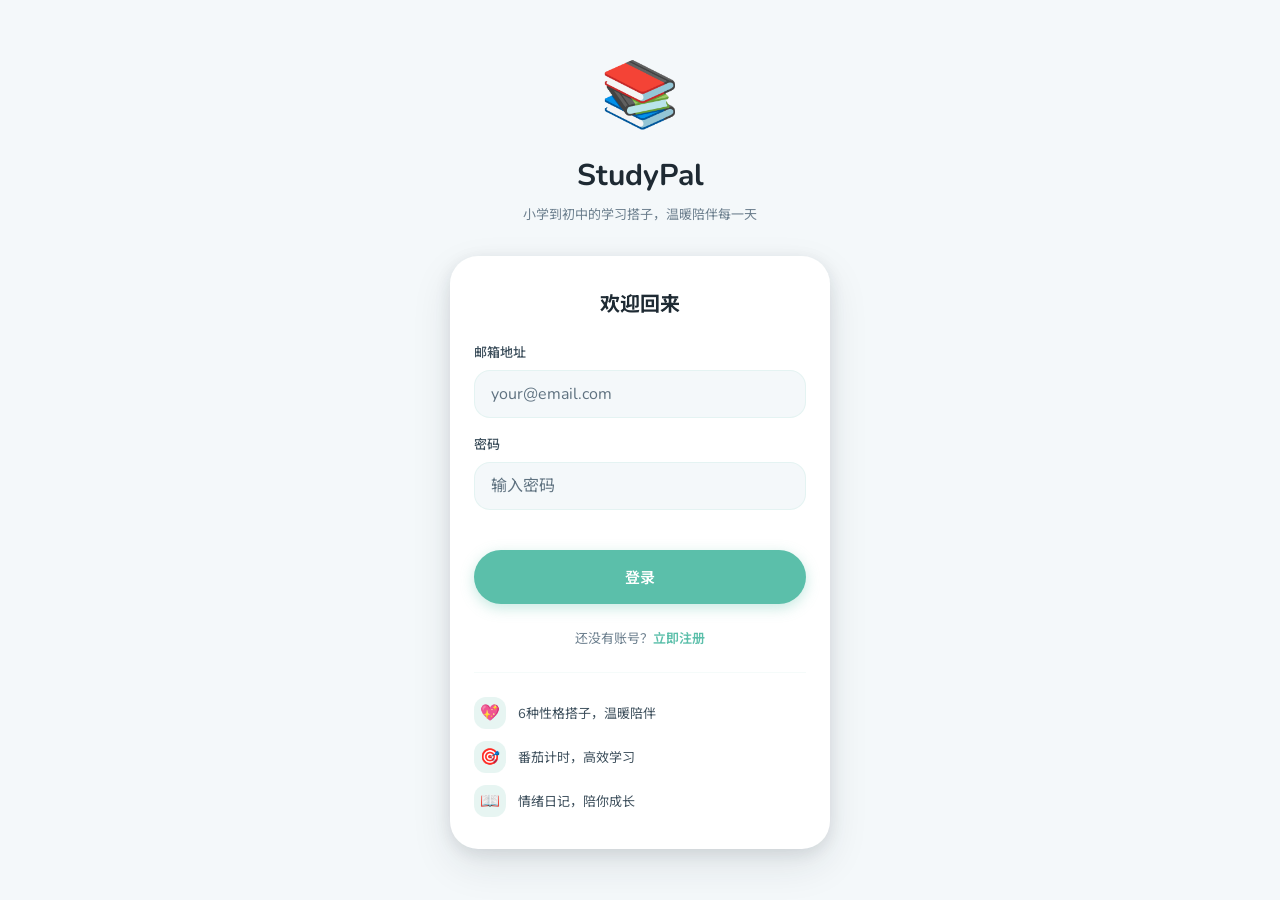
<file: templates/auth/login.html>
<!DOCTYPE html>
<html lang="zh-CN">
<head>
    <meta charset="UTF-8">
    <meta name="viewport" content="width=device-width, initial-scale=1.0, viewport-fit=cover">
    <meta name="theme-color" content="#5BBFAA">
    <title>登录 - StudyPal</title>
    <link rel="preconnect" href="https://fonts.googleapis.com">
    <link href="https://fonts.googleapis.com/css2?family=Nunito:wght@400;500;600;700;800&family=Noto+Sans+SC:wght@400;500;600;700&display=swap" rel="stylesheet">
    <style>
        :root {
            --mint: #5BBFAA;
            --mint-light: #7DD4C2;
            --mint-dark: #4AA894;
            --mint-ghost: rgba(91, 191, 170, 0.15);
            --coral: #FF8C69;
            --sky: #6BAED6;
            --dusk: #B39BC8;
            --bg: #F4F8FA;
            --bg-card: #FFFFFF;
            --bg-soft: #E8F0F2;
            --bg-mist: #EEF4F6;
            --ink: #1E2A33;
            --ink-light: #3D4F5C;
            --ink-muted: #6B7E8D;
            --ink-faint: #5F7280;
            --border: rgba(91, 191, 170, 0.1);
            --border-light: rgba(91, 191, 170, 0.06);
            --shadow-card: 0 2px 8px rgba(30, 42, 51, 0.06), 0 8px 24px rgba(30, 42, 51, 0.08);
            --shadow-float: 0 4px 16px rgba(30, 42, 51, 0.1), 0 16px 40px rgba(30, 42, 51, 0.1);
            --font: 'Nunito', 'Noto Sans SC', -apple-system, sans-serif;
            --text-md: 15px;
            --text-lg: 17px;
            --text-xl: 20px;
            --text-2xl: 24px;
            --text-3xl: 30px;
            --text-sm: 13px;
            --text-xs: 11px;
            --font-normal: 400;
            --font-medium: 500;
            --font-semibold: 600;
            --font-bold: 700;
            --border-radius-sm: 12px;
            --border-radius-md: 16px;
            --border-radius-lg: 20px;
            --border-radius-xl: 28px;
            --border-radius-pill: 999px;
            --gap-2: 8px;
            --gap-3: 12px;
            --gap-4: 16px;
            --gap-5: 20px;
            --gap-6: 24px;
            --gap-8: 32px;
            --gap-10: 40px;
            --ease-out: cubic-bezier(0.22, 1, 0.36, 1);
            --ease-spring: cubic-bezier(0.22, 1, 0.36, 1);
            --duration-fast: 150ms;
            --duration-normal: 250ms;
        }

        *, *::before, *::after { box-sizing: border-box; margin: 0; padding: 0; }
        html { font-size: 16px; }
        body {
            font-family: var(--font);
            background: var(--bg);
            min-height: 100vh;
            display: flex;
            align-items: center;
            justify-content: center;
            padding: 20px;
            color: var(--ink);
        }

        .login-wrap {
            width: 100%;
            max-width: 380px;
            animation: slideUp 0.5s var(--ease-out);
        }

        @keyframes slideUp {
            from { opacity: 0; transform: translateY(20px); }
            to { opacity: 1; transform: translateY(0); }
        }

        .login-logo {
            text-align: center;
            margin-bottom: var(--gap-8);
        }

        .login-logo-icon {
            font-size: 64px;
            display: block;
            margin-bottom: var(--gap-4);
        }

        .login-logo-title {
            font-size: var(--text-3xl);
            font-weight: var(--font-bold);
            color: var(--ink);
        }

        .login-logo-sub {
            font-size: var(--text-sm);
            color: var(--ink-muted);
            margin-top: var(--gap-2);
        }

        .login-card {
            background: var(--bg-card);
            border-radius: var(--border-radius-xl);
            box-shadow: var(--shadow-float);
            padding: var(--gap-8) var(--gap-6);
        }

        .login-title {
            font-size: var(--text-xl);
            font-weight: var(--font-bold);
            color: var(--ink);
            margin-bottom: var(--gap-6);
            text-align: center;
        }

        .input-group {
            margin-bottom: var(--gap-4);
        }

        .input-label {
            display: block;
            font-size: var(--text-sm);
            font-weight: var(--font-medium);
            color: var(--ink-light);
            margin-bottom: var(--gap-2);
        }

        .input {
            width: 100%;
            padding: var(--gap-3) var(--gap-4);
            background: var(--bg);
            border: 1.5px solid var(--border);
            border-radius: var(--border-radius-md);
            font-size: 16px;
            font-family: var(--font);
            color: var(--ink);
            transition: border-color var(--duration-fast) var(--ease-out),
                        box-shadow var(--duration-fast) var(--ease-out);
        }

        .input:focus {
            border-color: var(--mint);
            box-shadow: 0 0 0 3px var(--mint-ghost);
        }

        .input:focus-visible {
            outline: 2px solid var(--mint-dark);
            outline-offset: 2px;
        }

        .input::placeholder { color: var(--ink-faint); }

        .btn-primary {
            width: 100%;
            padding: var(--gap-4);
            background: var(--mint);
            color: white;
            border: none;
            border-radius: var(--border-radius-pill);
            font-size: var(--text-md);
            font-weight: var(--font-semibold);
            font-family: var(--font);
            cursor: pointer;
            box-shadow: 0 4px 14px rgba(91, 191, 170, 0.35);
            transition: background-color var(--duration-fast) var(--ease-out),
                        box-shadow var(--duration-fast) var(--ease-out),
                        transform var(--duration-fast) var(--ease-out);
            margin-top: var(--gap-6);
        }

        .btn-primary:hover {
            background: var(--mint-dark);
            box-shadow: 0 6px 20px rgba(91, 191, 170, 0.4);
            transform: translateY(-1px);
        }

        .btn-primary:active {
            transform: scale(0.98) translateY(0);
        }

        .btn-primary:disabled {
            opacity: 0.6;
            cursor: not-allowed;
            transform: none;
        }

        .error-msg {
            background: rgba(255, 140, 105, 0.1);
            color: #B23A2E;
            padding: var(--gap-3) var(--gap-4);
            border-radius: var(--border-radius-md);
            font-size: var(--text-sm);
            margin-bottom: var(--gap-4);
            display: none;
            text-align: center;
            border: 1px solid rgba(255, 140, 105, 0.2);
        }

        .error-msg.show { display: block; }

        .login-divider {
            display: flex;
            align-items: center;
            gap: var(--gap-3);
            margin: var(--gap-6) 0;
        }

        .login-divider::before,
        .login-divider::after {
            content: '';
            flex: 1;
            height: 1px;
            background: var(--border-light);
        }

        .login-divider span {
            font-size: var(--text-xs);
            color: var(--ink-faint);
            font-weight: var(--font-medium);
        }

        .login-footer {
            text-align: center;
            margin-top: var(--gap-6);
            font-size: var(--text-sm);
            color: var(--ink-muted);
        }

        .login-footer a {
            color: var(--mint);
            font-weight: var(--font-semibold);
            text-decoration: none;
        }

        .login-footer a:hover {
            color: var(--mint-dark);
        }

        .demo-hint {
            text-align: center;
            margin-top: var(--gap-4);
            padding: var(--gap-3);
            background: var(--bg-soft);
            border-radius: var(--border-radius-md);
            font-size: var(--text-xs);
            color: var(--ink-muted);
        }

        .demo-hint strong {
            color: var(--mint-dark);
        }

        /* Feature highlights */
        .feature-list {
            display: flex;
            flex-direction: column;
            gap: var(--gap-3);
            margin-top: var(--gap-6);
            padding-top: var(--gap-6);
            border-top: 1px solid var(--border-light);
        }

        .feature-item {
            display: flex;
            align-items: center;
            gap: var(--gap-3);
            font-size: var(--text-sm);
            color: var(--ink-light);
        }

        .feature-icon {
            width: 32px;
            height: 32px;
            border-radius: var(--border-radius-sm);
            background: var(--mint-ghost);
            display: flex;
            align-items: center;
            justify-content: center;
            font-size: 16px;
            flex-shrink: 0;
        }
        @media (prefers-reduced-motion: reduce) {
            *, *::before, *::after {
                animation-duration: 0.001ms !important;
                animation-iteration-count: 1 !important;
                transition-duration: 0.001ms !important;
                scroll-behavior: auto !important;
            }
        }
    </style>
</head>
<body>
    <div class="login-wrap">
        <div class="login-logo">
            <span class="login-logo-icon">&#128218;</span>
            <h1 class="login-logo-title">StudyPal</h1>
            <p class="login-logo-sub">小学到初中的学习搭子，温暖陪伴每一天</p>
        </div>

        <div class="login-card">
            <h2 class="login-title">欢迎回来</h2>

            <div class="error-msg" id="error-msg"></div>

            <form id="login-form">
                <div class="input-group">
                    <label class="input-label" for="email">邮箱地址</label>
                    <input type="email" id="email" class="input" placeholder="your@email.com" required autocomplete="email">
                </div>

                <div class="input-group">
                    <label class="input-label" for="password">密码</label>
                    <input type="password" id="password" class="input" placeholder="输入密码" required autocomplete="current-password">
                </div>

                <button type="submit" class="btn-primary" id="submit-btn">
                    登录
                </button>
            </form>

            <div class="login-footer">
                还没有账号？<a href="/register">立即注册</a>
            </div>

            <div class="feature-list">
                <div class="feature-item">
                    <div class="feature-icon">&#128150;</div>
                    <span>6种性格搭子，温暖陪伴</span>
                </div>
                <div class="feature-item">
                    <div class="feature-icon">&#127919;</div>
                    <span>番茄计时，高效学习</span>
                </div>
                <div class="feature-item">
                    <div class="feature-icon">&#128214;</div>
                    <span>情绪日记，陪你成长</span>
                </div>
            </div>
        </div>
    </div>

    <script>
        const form = document.getElementById('login-form');
        const errorMsg = document.getElementById('error-msg');
        const submitBtn = document.getElementById('submit-btn');

        // 自动登录检查
        const savedToken = localStorage.getItem('token');
        if (savedToken) {
            fetch('/api/auth/me', {
                headers: { 'Authorization': `Bearer ${savedToken}` }
            }).then(r => r.json()).then(data => {
                if (data.success) {
                    window.location.href = '/';
                }
            }).catch(() => {});
        }

        function showError(msg) {
            errorMsg.textContent = msg;
            errorMsg.classList.add('show');
        }

        function hideError() {
            errorMsg.classList.remove('show');
        }

        form.addEventListener('submit', async (e) => {
            e.preventDefault();
            hideError();
            submitBtn.disabled = true;
            submitBtn.textContent = '登录中...';

            const email = document.getElementById('email').value.trim();
            const password = document.getElementById('password').value;

            try {
                const res = await fetch('/api/auth/login', {
                    method: 'POST',
                    headers: { 'Content-Type': 'application/json' },
                    body: JSON.stringify({ email, password })
                });
                const data = await res.json();

                if (data.success) {
                    localStorage.setItem('token', data.token);
                    localStorage.setItem('user', JSON.stringify(data.user));
                    submitBtn.textContent = '登录成功！';
                    setTimeout(() => window.location.href = '/', 400);
                } else {
                    showError(data.error || '登录失败，请检查邮箱和密码');
                    submitBtn.textContent = '登录';
                }
            } catch (err) {
                showError('网络连接失败，请检查网络后重试');
                submitBtn.textContent = '登录';
            } finally {
                submitBtn.disabled = false;
            }
        });
    </script>
</body>
</html>
</file>
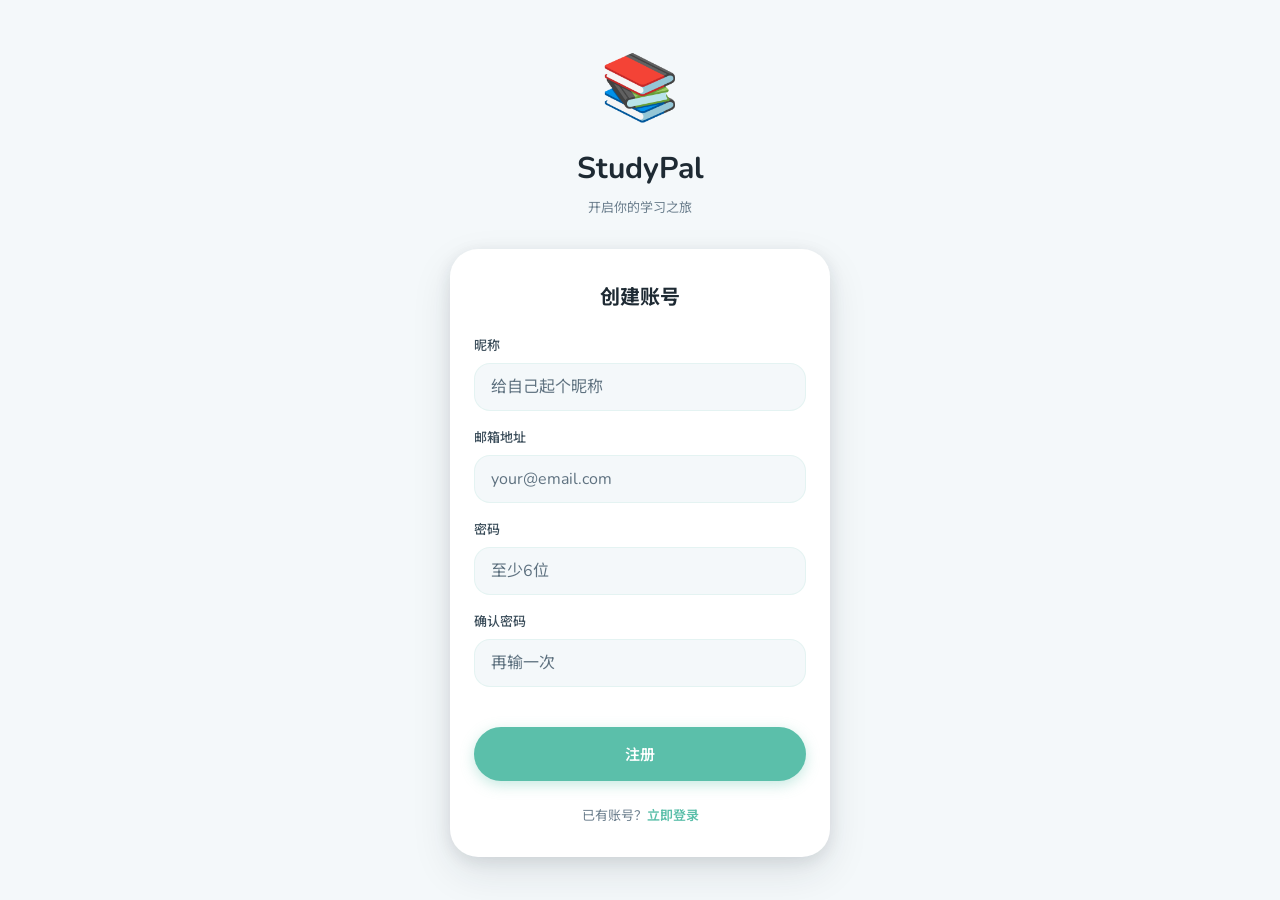
<file: templates/auth/register.html>
<!DOCTYPE html>
<html lang="zh-CN">
<head>
    <meta charset="UTF-8">
    <meta name="viewport" content="width=device-width, initial-scale=1.0, viewport-fit=cover">
    <meta name="theme-color" content="#5BBFAA">
    <title>注册 - StudyPal</title>
    <link rel="preconnect" href="https://fonts.googleapis.com">
    <link href="https://fonts.googleapis.com/css2?family=Nunito:wght@400;500;600;700;800&family=Noto+Sans+SC:wght@400;500;600;700&display=swap" rel="stylesheet">
    <style>
        :root {
            --mint: #5BBFAA;
            --mint-light: #7DD4C2;
            --mint-dark: #4AA894;
            --mint-ghost: rgba(91, 191, 170, 0.15);
            --coral: #FF8C69;
            --sky: #6BAED6;
            --dusk: #B39BC8;
            --bg: #F4F8FA;
            --bg-card: #FFFFFF;
            --bg-soft: #E8F0F2;
            --bg-mist: #EEF4F6;
            --ink: #1E2A33;
            --ink-light: #3D4F5C;
            --ink-muted: #6B7E8D;
            --ink-faint: #5F7280;
            --border: rgba(91, 191, 170, 0.1);
            --border-light: rgba(91, 191, 170, 0.06);
            --shadow-card: 0 2px 8px rgba(30, 42, 51, 0.06), 0 8px 24px rgba(30, 42, 51, 0.08);
            --shadow-float: 0 4px 16px rgba(30, 42, 51, 0.1), 0 16px 40px rgba(30, 42, 51, 0.1);
            --font: 'Nunito', 'Noto Sans SC', -apple-system, sans-serif;
            --text-md: 15px;
            --text-lg: 17px;
            --text-xl: 20px;
            --text-3xl: 30px;
            --text-sm: 13px;
            --text-xs: 11px;
            --font-normal: 400;
            --font-medium: 500;
            --font-semibold: 600;
            --font-bold: 700;
            --border-radius-sm: 12px;
            --border-radius-md: 16px;
            --border-radius-lg: 20px;
            --border-radius-xl: 28px;
            --border-radius-pill: 999px;
            --gap-2: 8px;
            --gap-3: 12px;
            --gap-4: 16px;
            --gap-5: 20px;
            --gap-6: 24px;
            --gap-8: 32px;
            --gap-10: 40px;
            --ease-out: cubic-bezier(0.22, 1, 0.36, 1);
            --ease-spring: cubic-bezier(0.22, 1, 0.36, 1);
            --duration-fast: 150ms;
            --duration-normal: 250ms;
        }
        *, *::before, *::after { box-sizing: border-box; margin: 0; padding: 0; }
        html { font-size: 16px; }
        body {
            font-family: var(--font);
            background: var(--bg);
            min-height: 100vh;
            display: flex;
            align-items: center;
            justify-content: center;
            padding: 20px;
            color: var(--ink);
        }
        .reg-wrap {
            width: 100%;
            max-width: 380px;
            animation: slideUp 0.5s var(--ease-out);
        }
        @keyframes slideUp {
            from { opacity: 0; transform: translateY(20px); }
            to { opacity: 1; transform: translateY(0); }
        }
        .reg-logo {
            text-align: center;
            margin-bottom: var(--gap-8);
        }
        .reg-logo-icon {
            font-size: 64px;
            display: block;
            margin-bottom: var(--gap-4);
        }
        .reg-logo-title {
            font-size: var(--text-3xl);
            font-weight: var(--font-bold);
            color: var(--ink);
        }
        .reg-logo-sub {
            font-size: var(--text-sm);
            color: var(--ink-muted);
            margin-top: var(--gap-2);
        }
        .reg-card {
            background: var(--bg-card);
            border-radius: var(--border-radius-xl);
            box-shadow: var(--shadow-float);
            padding: var(--gap-8) var(--gap-6);
        }
        .reg-title {
            font-size: var(--text-xl);
            font-weight: var(--font-bold);
            color: var(--ink);
            margin-bottom: var(--gap-6);
            text-align: center;
        }
        .input-group { margin-bottom: var(--gap-4); }
        .input-label {
            display: block;
            font-size: var(--text-sm);
            font-weight: var(--font-medium);
            color: var(--ink-light);
            margin-bottom: var(--gap-2);
        }
        .input {
            width: 100%;
            padding: var(--gap-3) var(--gap-4);
            background: var(--bg);
            border: 1.5px solid var(--border);
            border-radius: var(--border-radius-md);
            font-size: 16px;
            font-family: var(--font);
            color: var(--ink);
            transition: border-color var(--duration-fast) var(--ease-out),
                        box-shadow var(--duration-fast) var(--ease-out);
        }
        .input:focus {
            border-color: var(--mint);
            box-shadow: 0 0 0 3px var(--mint-ghost);
        }

        .input:focus-visible {
            outline: 2px solid var(--mint-dark);
            outline-offset: 2px;
        }
        .input::placeholder { color: var(--ink-faint); }
        .btn-primary {
            width: 100%;
            padding: var(--gap-4);
            background: var(--mint);
            color: white;
            border: none;
            border-radius: var(--border-radius-pill);
            font-size: var(--text-md);
            font-weight: var(--font-semibold);
            font-family: var(--font);
            cursor: pointer;
            box-shadow: 0 4px 14px rgba(91, 191, 170, 0.35);
            transition: background-color var(--duration-fast) var(--ease-out),
                        box-shadow var(--duration-fast) var(--ease-out),
                        transform var(--duration-fast) var(--ease-out);
            margin-top: var(--gap-6);
        }
        .btn-primary:hover {
            background: var(--mint-dark);
            box-shadow: 0 6px 20px rgba(91, 191, 170, 0.4);
            transform: translateY(-1px);
        }
        .btn-primary:active { transform: scale(0.98) translateY(0); }
        .btn-primary:disabled { opacity: 0.6; cursor: not-allowed; transform: none; }
        .error-msg {
            background: rgba(255, 140, 105, 0.1);
            color: #B23A2E;
            padding: var(--gap-3) var(--gap-4);
            border-radius: var(--border-radius-md);
            font-size: var(--text-sm);
            margin-bottom: var(--gap-4);
            display: none;
            text-align: center;
            border: 1px solid rgba(255, 140, 105, 0.2);
        }
        .error-msg.show { display: block; }
        .reg-footer {
            text-align: center;
            margin-top: var(--gap-6);
            font-size: var(--text-sm);
            color: var(--ink-muted);
        }
        .reg-footer a {
            color: var(--mint);
            font-weight: var(--font-semibold);
            text-decoration: none;
        }
        .reg-footer a:hover { color: var(--mint-dark); }
        .step-indicator {
            display: flex;
            justify-content: center;
            gap: var(--gap-3);
            margin-bottom: var(--gap-6);
        }
        .step-dot {
            width: 8px;
            height: 8px;
            border-radius: 50%;
            background: var(--bg-soft);
            transition: background-color var(--duration-normal) var(--ease-out),
                        width var(--duration-normal) var(--ease-out);
        }
        .step-dot.active {
            background: var(--mint);
            width: 24px;
            border-radius: 4px;
        }
        @media (prefers-reduced-motion: reduce) {
            *, *::before, *::after {
                animation-duration: 0.001ms !important;
                animation-iteration-count: 1 !important;
                transition-duration: 0.001ms !important;
                scroll-behavior: auto !important;
            }
        }
    </style>
</head>
<body>
    <div class="reg-wrap">
        <div class="reg-logo">
            <span class="reg-logo-icon">&#128218;</span>
            <h1 class="reg-logo-title">StudyPal</h1>
            <p class="reg-logo-sub">开启你的学习之旅</p>
        </div>

        <div class="reg-card">
            <h2 class="reg-title">创建账号</h2>

            <div class="error-msg" id="error-msg"></div>

            <form id="reg-form">
                <div class="input-group">
                    <label class="input-label" for="nickname">昵称</label>
                    <input type="text" id="nickname" class="input" placeholder="给自己起个昵称" required>
                </div>

                <div class="input-group">
                    <label class="input-label" for="email">邮箱地址</label>
                    <input type="email" id="email" class="input" placeholder="your@email.com" required autocomplete="email">
                </div>

                <div class="input-group">
                    <label class="input-label" for="password">密码</label>
                    <input type="password" id="password" class="input" placeholder="至少6位" required minlength="6">
                </div>

                <div class="input-group">
                    <label class="input-label" for="confirm-password">确认密码</label>
                    <input type="password" id="confirm-password" class="input" placeholder="再输一次" required>
                </div>

                <button type="submit" class="btn-primary" id="submit-btn">
                    注册
                </button>
            </form>

            <div class="reg-footer">
                已有账号？<a href="/login">立即登录</a>
            </div>
        </div>
    </div>

    <script>
        const form = document.getElementById('reg-form');
        const errorMsg = document.getElementById('error-msg');
        const submitBtn = document.getElementById('submit-btn');

        function showError(msg) {
            errorMsg.textContent = msg;
            errorMsg.classList.add('show');
        }

        function hideError() {
            errorMsg.classList.remove('show');
        }

        form.addEventListener('submit', async (e) => {
            e.preventDefault();
            hideError();

            const nickname = document.getElementById('nickname').value.trim();
            const email = document.getElementById('email').value.trim();
            const password = document.getElementById('password').value;
            const confirmPassword = document.getElementById('confirm-password').value;

            if (!nickname || !email || !password) {
                showError('请填写完整信息');
                return;
            }

            if (password !== confirmPassword) {
                showError('两次密码输入不一致');
                return;
            }

            if (password.length < 6) {
                showError('密码至少6位');
                return;
            }

            submitBtn.disabled = true;
            submitBtn.textContent = '注册中...';

            try {
                const res = await fetch('/api/auth/register', {
                    method: 'POST',
                    headers: { 'Content-Type': 'application/json' },
                    body: JSON.stringify({ nickname, email, password })
                });
                const data = await res.json();

                if (data.success) {
                    localStorage.setItem('token', data.token);
                    localStorage.setItem('user', JSON.stringify(data.user));
                    submitBtn.textContent = '注册成功！';
                    setTimeout(() => window.location.href = '/', 400);
                } else {
                    showError(data.error || '注册失败');
                    submitBtn.textContent = '注册';
                }
            } catch (err) {
                showError('网络连接失败，请检查网络后重试');
                submitBtn.textContent = '注册';
            } finally {
                submitBtn.disabled = false;
            }
        });
    </script>
</body>
</html>
</file>
